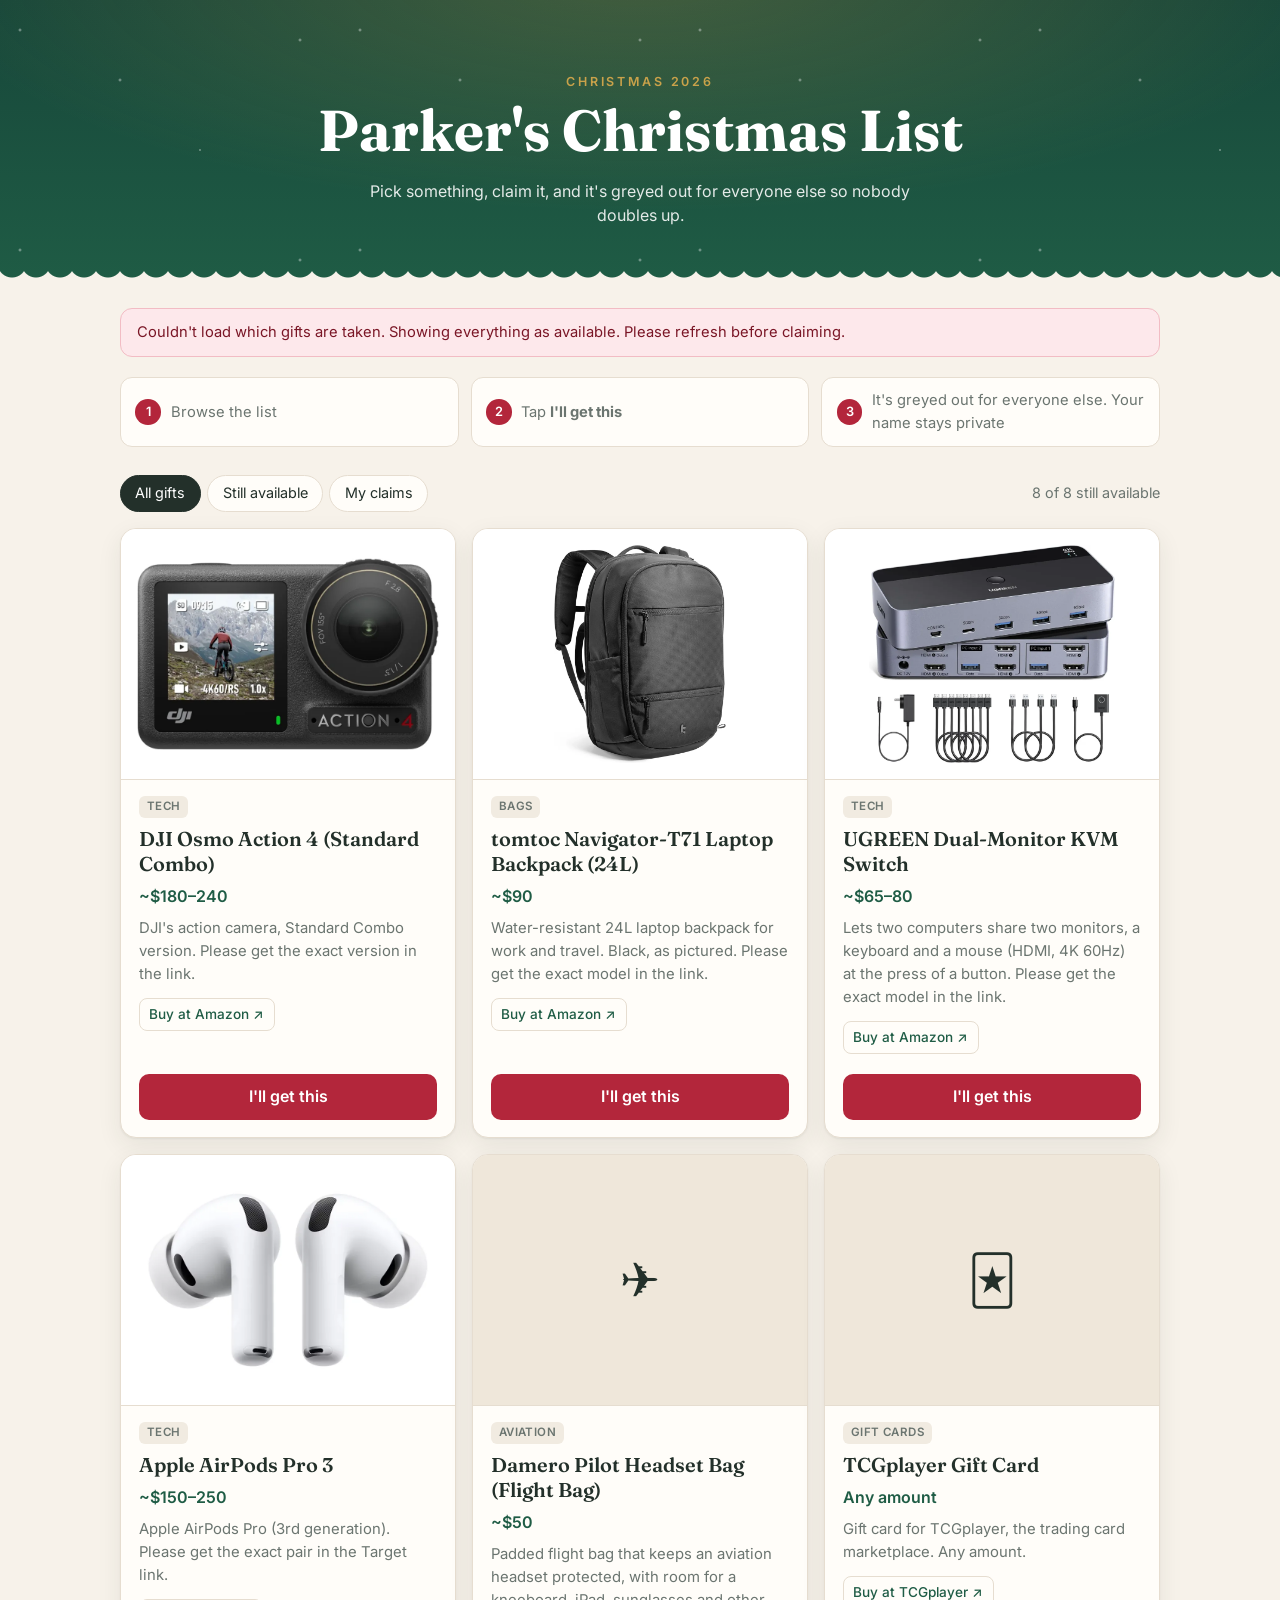
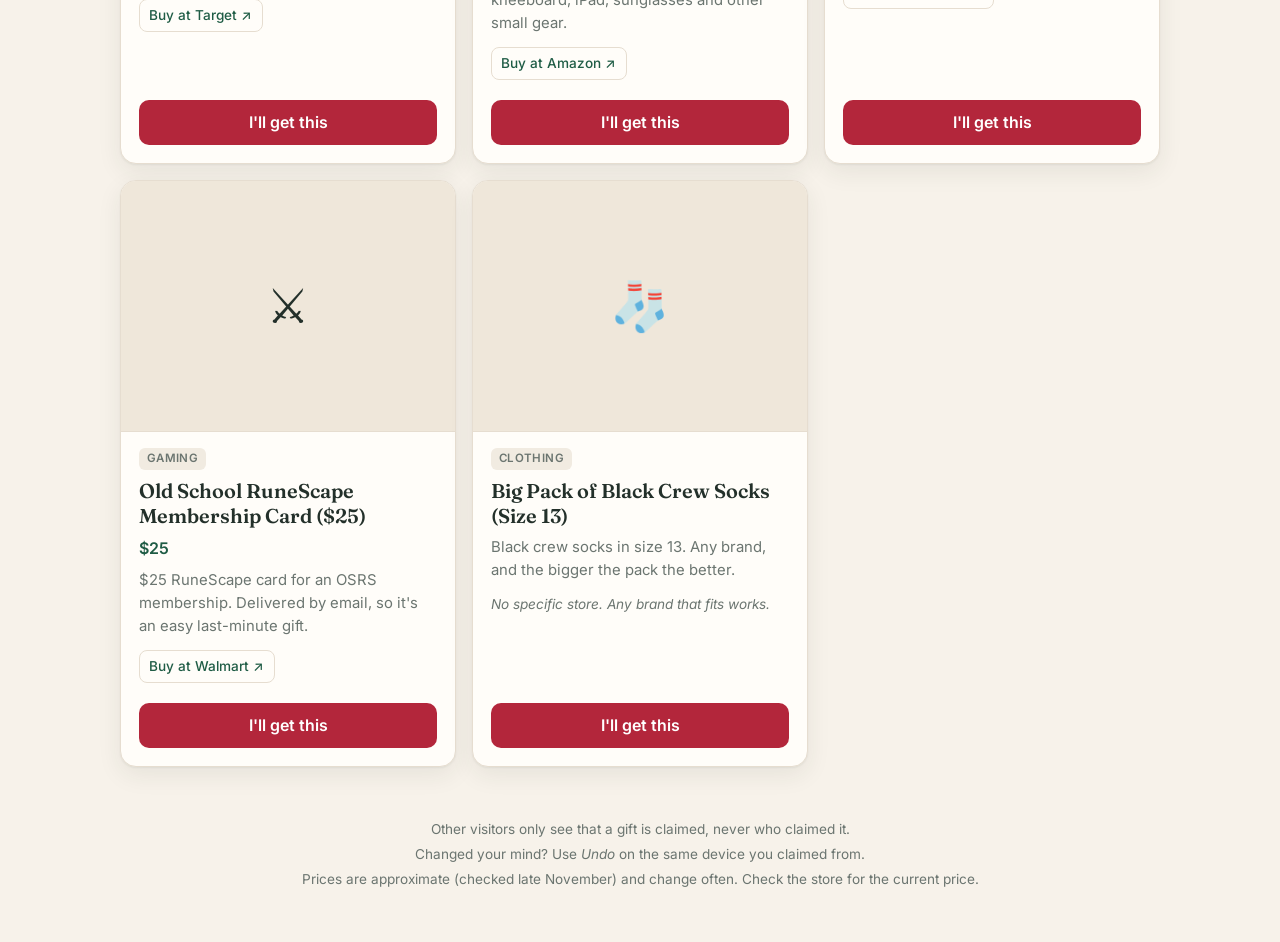
<file: index.html>
<!DOCTYPE html>
<html lang="en">
<head>
  <meta charset="utf-8">
  <meta name="viewport" content="width=device-width, initial-scale=1">
  <title>Christmas List</title>
  <meta name="description" content="A Christmas gift list. Claim a gift so nobody doubles up.">
  <link rel="icon" href="data:image/svg+xml,<svg xmlns='http://www.w3.org/2000/svg' viewBox='0 0 100 100'><text y='.9em' font-size='90'>🎄</text></svg>">
  <link rel="preconnect" href="https://fonts.googleapis.com">
  <link rel="preconnect" href="https://fonts.gstatic.com" crossorigin>
  <link href="https://fonts.googleapis.com/css2?family=Fraunces:opsz,wght@9..144,500;9..144,700&family=Inter:wght@400;500;600&display=swap" rel="stylesheet">
  <link rel="stylesheet" href="styles.css?v=20261127a">
</head>
<body>
  <header class="hero">
    <div class="snow" aria-hidden="true"></div>
    <p class="eyebrow" id="eyebrow">Christmas</p>
    <h1 id="title">Christmas List</h1>
    <p class="subtitle" id="subtitle"></p>
  </header>

  <main class="container">
    <div id="banner" class="banner" hidden></div>

    <section class="how" aria-label="How it works">
      <div><b>1</b><span>Browse the list</span></div>
      <div><b>2</b><span>Tap <strong>I'll get this</strong></span></div>
      <div><b>3</b><span>It's greyed out for everyone else. Your name stays private</span></div>
    </section>

    <div class="toolbar">
      <div class="filters" role="tablist" aria-label="Filter items">
        <button class="chip is-active" data-filter="all" role="tab" aria-selected="true">All gifts</button>
        <button class="chip" data-filter="available" role="tab" aria-selected="false">Still available</button>
        <button class="chip" data-filter="mine" role="tab" aria-selected="false">My claims</button>
      </div>
      <p class="count" id="count" aria-live="polite"></p>
    </div>

    <div id="list" class="grid" aria-live="polite">
      <p class="empty">Loading the list…</p>
    </div>
  </main>

  <footer class="footer">
    <p>Other visitors only see that a gift is claimed, never who claimed it.</p>
    <p>Changed your mind? Use <em>Undo</em> on the same device you claimed from.</p>
    <p>Prices are approximate (checked late November) and change often. Check the store for the current price.</p>
  </footer>

  <dialog id="confirm" class="dialog">
    <form method="dialog">
      <h2 id="confirm-title">Claim this gift?</h2>
      <p id="confirm-body"></p>
      <label class="field">
        <span>Your name</span>
        <input id="claimer-name" name="claimer" type="text" maxlength="60" autocomplete="name" required placeholder="e.g. Aunt Sue">
      </label>
      <p class="fine">Everyone else just sees "Claimed". Your name is only kept so the list organizer can keep track.</p>
      <menu>
        <button value="cancel" class="btn btn-ghost" formnovalidate>Cancel</button>
        <button value="ok" class="btn btn-primary" id="confirm-ok">Yes, I'll get it</button>
      </menu>
    </form>
  </dialog>

  <div id="toast" class="toast" role="status" hidden></div>

  <script src="config.js?v=20261127a"></script>
  <script src="app.js?v=20261127a"></script>
</body>
</html>
</file>
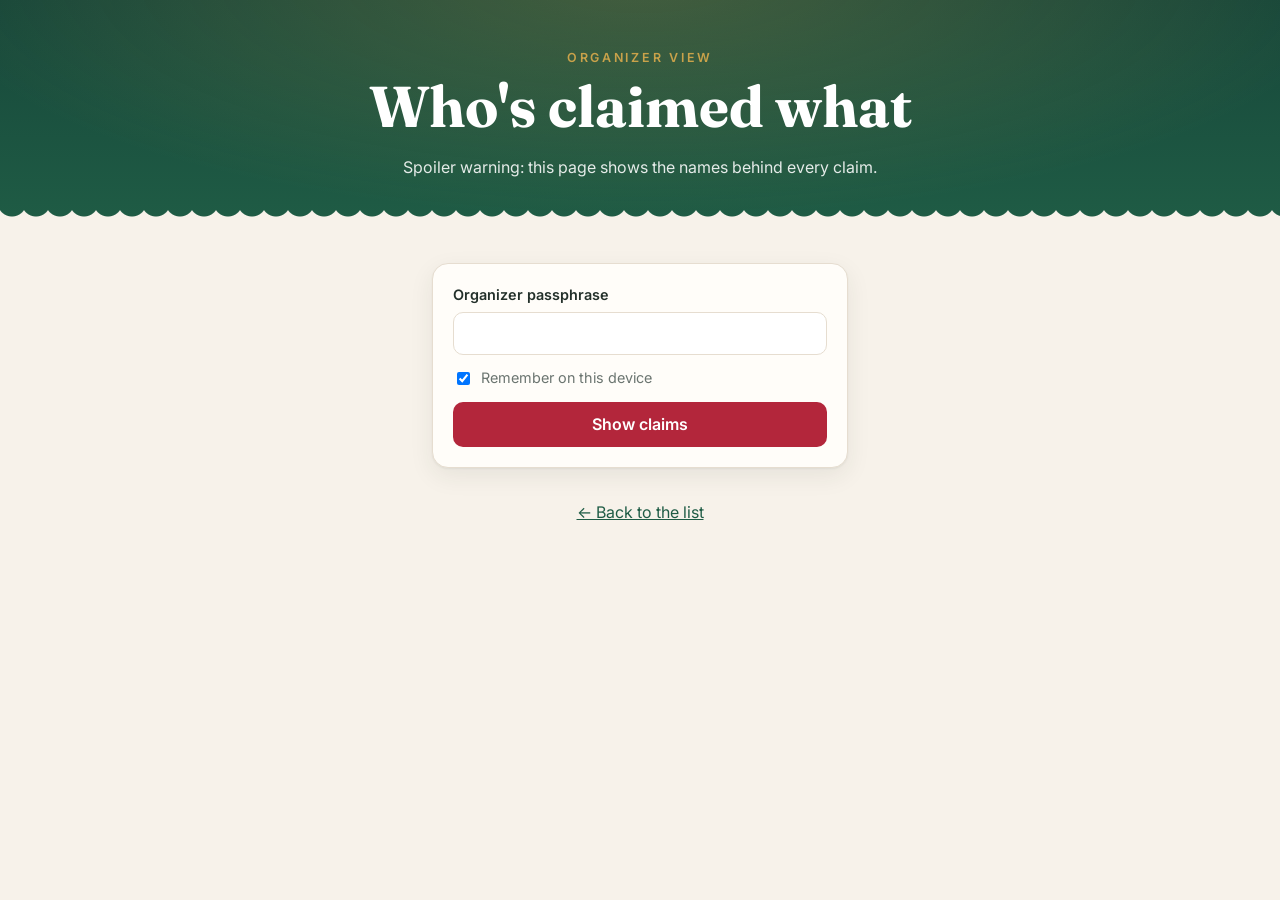
<file: admin.html>
<!DOCTYPE html>
<html lang="en">
<head>
  <meta charset="utf-8">
  <meta name="viewport" content="width=device-width, initial-scale=1">
  <meta name="robots" content="noindex, nofollow">
  <title>Christmas List · Organizer</title>
  <link rel="icon" href="data:image/svg+xml,<svg xmlns='http://www.w3.org/2000/svg' viewBox='0 0 100 100'><text y='.9em' font-size='90'>🎄</text></svg>">
  <link rel="preconnect" href="https://fonts.googleapis.com">
  <link rel="preconnect" href="https://fonts.gstatic.com" crossorigin>
  <link href="https://fonts.googleapis.com/css2?family=Fraunces:opsz,wght@9..144,500;9..144,700&family=Inter:wght@400;500;600&display=swap" rel="stylesheet">
  <link rel="stylesheet" href="styles.css?v=20261127a">
  <link rel="stylesheet" href="admin.css?v=20261127a">
</head>
<body>
  <header class="hero hero-slim">
    <p class="eyebrow">Organizer view</p>
    <h1>Who's claimed what</h1>
    <p class="subtitle">Spoiler warning: this page shows the names behind every claim.</p>
  </header>

  <main class="container">
    <div id="banner" class="banner" hidden></div>

    <form id="login" class="panel login">
      <label class="field">
        <span>Organizer passphrase</span>
        <input id="key" type="password" autocomplete="current-password" required>
      </label>
      <label class="check"><input type="checkbox" id="remember" checked> Remember on this device</label>
      <button class="btn btn-primary" type="submit">Show claims</button>
    </form>

    <section id="dash" hidden>
      <div class="stats" id="stats"></div>

      <div class="toolbar">
        <div class="filters">
          <button class="chip is-active" data-view="people">By person</button>
          <button class="chip" data-view="items">By gift</button>
        </div>
        <div class="toolbar-actions">
          <button class="btn btn-ghost" id="refresh" type="button">Refresh</button>
          <button class="btn btn-ghost" id="logout" type="button">Lock</button>
        </div>
      </div>

      <div id="view"></div>
    </section>

    <p class="back"><a href="./">← Back to the list</a></p>
  </main>

  <div id="toast" class="toast" role="status" hidden></div>

  <script src="config.js?v=20261127a"></script>
  <script src="admin.js?v=20261127a"></script>
</body>
</html>
</file>
<file: styles.css>
/* ===== Theme =====
   Change these variables to restyle the whole site. */
:root {
  --bg: #f7f2ea;
  --surface: #fffdf9;
  --ink: #23302a;
  --muted: #6b7570;
  --primary: #1f5c45;        /* evergreen */
  --primary-ink: #ffffff;
  --accent: #b3263b;         /* cranberry */
  --gold: #c9a24a;
  --line: #e6ddd0;
  --taken: #a6aaa7;
  --radius: 16px;
  --shadow: 0 1px 2px rgba(35, 48, 42, .06), 0 8px 24px rgba(35, 48, 42, .08);
  --font-display: "Fraunces", Georgia, serif;
  --font-body: "Inter", system-ui, -apple-system, sans-serif;
}

* { box-sizing: border-box; }
[hidden] { display: none !important; }
html { -webkit-text-size-adjust: 100%; }
body {
  margin: 0;
  background: var(--bg);
  color: var(--ink);
  font: 16px/1.55 var(--font-body);
  min-height: 100vh;
}
a { color: var(--primary); }
button { font: inherit; cursor: pointer; }

/* ===== Header ===== */
.hero {
  position: relative;
  text-align: center;
  padding: 4.5rem 1.25rem 3.5rem;
  background:
    radial-gradient(1200px 400px at 50% -10%, rgba(201, 162, 74, .25), transparent 60%),
    linear-gradient(180deg, #17473a, var(--primary));
  color: #fff;
  overflow: hidden;
}
.hero::after { /* subtle scalloped edge */
  content: "";
  position: absolute; left: 0; right: 0; bottom: -1px; height: 18px;
  background: radial-gradient(circle at 12px -4px, transparent 14px, var(--bg) 15px) repeat-x;
  background-size: 24px 18px;
}
.eyebrow {
  margin: 0 0 .5rem;
  letter-spacing: .22em; text-transform: uppercase;
  font-size: .78rem; font-weight: 600; color: var(--gold);
}
.hero h1 {
  margin: 0;
  font: 700 clamp(2.2rem, 6vw, 3.6rem)/1.1 var(--font-display);
}
.subtitle { margin: 1rem auto 0; max-width: 34rem; opacity: .88; }

/* ===== Layout ===== */
.container { max-width: 1080px; margin: 0 auto; padding: 1.5rem 1.25rem 3rem; }

.banner {
  background: #fff6dc; border: 1px solid #ecd9a0; color: #6b5410;
  padding: .75rem 1rem; border-radius: 12px; margin-bottom: 1.25rem; font-size: .92rem;
}
.banner.error { background: #fde8eb; border-color: #f2bcc4; color: #7a1626; }

.how {
  display: grid; grid-template-columns: repeat(3, 1fr); gap: .75rem;
  margin-bottom: 1.75rem; font-size: .92rem; color: var(--muted);
}
.how div {
  display: flex; align-items: center; gap: .6rem;
  background: var(--surface); border: 1px solid var(--line);
  border-radius: 12px; padding: .7rem .9rem;
}
.how b {
  flex: none; display: grid; place-items: center;
  width: 1.6rem; height: 1.6rem; border-radius: 50%;
  background: var(--accent); color: #fff; font-weight: 600; font-size: .8rem;
}

.toolbar {
  display: flex; align-items: center; justify-content: space-between;
  gap: 1rem; flex-wrap: wrap; margin-bottom: 1rem;
}
.filters { display: flex; gap: .4rem; }
.chip {
  border: 1px solid var(--line); background: var(--surface); color: var(--ink);
  padding: .4rem .9rem; border-radius: 999px; font-size: .9rem;
}
.chip.is-active { background: var(--ink); border-color: var(--ink); color: #fff; }
.count { margin: 0; color: var(--muted); font-size: .9rem; }

/* ===== Cards ===== */
.grid {
  display: grid; gap: 1rem;
  grid-template-columns: repeat(auto-fill, minmax(280px, 1fr));
}
.card {
  position: relative;
  display: flex; flex-direction: column;
  background: var(--surface); border: 1px solid var(--line);
  border-radius: var(--radius); box-shadow: var(--shadow);
  overflow: hidden; transition: transform .15s ease, opacity .2s ease;
}
.card:hover { transform: translateY(-2px); }
.card-img { position: relative; aspect-ratio: 4 / 3; background: #fff; overflow: hidden; border-bottom: 1px solid var(--line); }
.card-img img { position: absolute; inset: 0; width: 100%; height: 100%; object-fit: contain; padding: 1rem; display: block; }
.card-img.placeholder { background: #efe7da; }
.card-img.placeholder { display: grid; place-items: center; font-size: 3rem; }
.card-body { padding: 1rem 1.1rem 1.1rem; display: flex; flex-direction: column; gap: .5rem; flex: 1; }
.meta { display: flex; gap: .4rem; flex-wrap: wrap; align-items: center; }
.tag {
  font-size: .72rem; font-weight: 600; letter-spacing: .04em; text-transform: uppercase;
  color: var(--muted); background: #f1ebe1; padding: .15rem .5rem; border-radius: 6px;
}
.tag.top { background: #fbe3e7; color: var(--accent); }
.card h3 { margin: 0; font: 600 1.25rem/1.25 var(--font-display); }
.price { font-weight: 600; color: var(--primary); }
.desc { margin: 0; color: var(--muted); font-size: .93rem; }
.links { display: flex; flex-wrap: wrap; gap: .4rem; margin-top: .25rem; }
.links a {
  font-size: .85rem; text-decoration: none; font-weight: 500;
  border: 1px solid var(--line); border-radius: 8px; padding: .3rem .6rem;
}
.links a:hover { border-color: var(--primary); }
.actions { margin-top: auto; padding-top: .75rem; display: flex; gap: .5rem; align-items: center; }

.btn {
  border: 0; border-radius: 10px; padding: .65rem 1rem; font-weight: 600;
}
.btn-primary { background: var(--accent); color: #fff; flex: 1; }
.btn-primary:hover { filter: brightness(1.07); }
.btn-ghost { background: transparent; color: var(--ink); border: 1px solid var(--line); }
.btn[disabled] { opacity: .6; cursor: wait; }

.status { flex: 1; font-weight: 600; font-size: .93rem; }
.status.taken { color: var(--taken); }
.status.mine { color: var(--primary); }

.card.is-taken { opacity: .55; box-shadow: none; background: #f3efe8; }
.card.is-taken:hover { transform: none; }
.card.is-taken h3 { color: var(--muted); }
.card.is-taken .card-img { filter: grayscale(1); }
.card.is-taken::after {
  content: "Claimed";
  position: absolute; top: 14px; right: -34px; transform: rotate(35deg);
  background: var(--taken); color: #fff; font-size: .75rem; font-weight: 700;
  letter-spacing: .1em; text-transform: uppercase; padding: .25rem 2.5rem;
}
.card.is-mine { border-color: var(--primary); }
.card.is-mine::after { content: "Yours"; background: var(--primary); }
.card.is-mine { opacity: 1; background: var(--surface); box-shadow: var(--shadow); }
.card.is-mine h3 { color: var(--ink); }
.card.is-mine .card-img { filter: none; }

.empty {
  grid-column: 1 / -1; text-align: center; color: var(--muted);
  padding: 3rem 1rem; background: var(--surface);
  border: 1px dashed var(--line); border-radius: var(--radius);
}

/* ===== Dialog / toast ===== */
.dialog {
  border: 0; border-radius: var(--radius); padding: 1.5rem; max-width: 26rem; width: calc(100% - 2rem);
  box-shadow: 0 20px 60px rgba(0, 0, 0, .25); color: var(--ink);
}
.dialog::backdrop { background: rgba(20, 30, 25, .45); }
.dialog h2 { margin: 0 0 .5rem; font: 600 1.4rem var(--font-display); }
.dialog .fine { font-size: .85rem; color: var(--muted); }
.dialog menu { display: flex; gap: .5rem; justify-content: flex-end; padding: 0; margin: 1.25rem 0 0; }
.dialog .btn-primary { flex: none; }

.toast {
  position: fixed; left: 50%; bottom: 1.5rem; transform: translateX(-50%);
  background: var(--ink); color: #fff; padding: .75rem 1.1rem; border-radius: 12px;
  box-shadow: var(--shadow); font-size: .93rem; z-index: 10; max-width: calc(100% - 2rem);
}

.footer { text-align: center; color: var(--muted); font-size: .85rem; padding: 0 1rem 3rem; }
.footer p { margin: .25rem 0; }

/* ===== Snow (decorative) ===== */
.snow {
  pointer-events: none; position: absolute; inset: 0; opacity: .55;
  background-image:
    radial-gradient(2px 2px at 20px 30px, #fff, transparent),
    radial-gradient(2px 2px at 120px 80px, #fff, transparent),
    radial-gradient(1.5px 1.5px at 200px 150px, #fff, transparent),
    radial-gradient(2px 2px at 300px 40px, #fff, transparent);
  background-size: 340px 220px;
  animation: snow 18s linear infinite;
}
.hero > :not(.snow) { position: relative; }
@keyframes snow { to { background-position: 60px 220px; } }

@media (max-width: 640px) {
  .how { grid-template-columns: 1fr; gap: .4rem; font-size: .88rem; }
  .how div { padding: .45rem .7rem; }
  .how b { width: 1.35rem; height: 1.35rem; font-size: .72rem; }
  .hero { padding: 3.5rem 1.25rem 3rem; }
}
@media (prefers-reduced-motion: reduce) {
  .snow { animation: none; }
  .card { transition: none; }
}

/* ===== Form fields ===== */
.field { display: grid; gap: .35rem; margin: 1rem 0 .25rem; font-weight: 600; font-size: .9rem; }
.field input {
  font: 16px var(--font-body); padding: .65rem .8rem; border-radius: 10px;
  border: 1px solid var(--line); background: #fff; color: var(--ink);
}
.field input:focus { outline: 2px solid var(--primary); outline-offset: 1px; border-color: var(--primary); }
.claimed-pill {
  flex: 1; text-align: center; padding: .65rem 1rem; border-radius: 10px;
  background: #e4e1dc; color: #7d817e; font-weight: 600;
}
.nolink { margin: .25rem 0 0; font-size: .85rem; color: var(--muted); font-style: italic; }
</file>
<file: admin.css>
.hero-slim { padding: 3rem 1.25rem 2.75rem; }
.panel {
  background: var(--surface); border: 1px solid var(--line);
  border-radius: var(--radius); box-shadow: var(--shadow); padding: 1.25rem;
}
.login { max-width: 26rem; margin: 1rem auto; display: grid; gap: .75rem; }
.login .field { margin: 0; }
.check { display: flex; gap: .5rem; align-items: center; font-size: .9rem; color: var(--muted); }

.stats { display: grid; grid-template-columns: repeat(3, minmax(0, 1fr)); gap: .75rem; margin-bottom: 1.25rem; }
.stat { background: var(--surface); border: 1px solid var(--line); border-radius: 12px; padding: .9rem 1rem; }
.stat b { display: block; font: 700 1.8rem/1.1 var(--font-display); color: var(--primary); }
.stat span { font-size: .85rem; color: var(--muted); }

.toolbar-actions { display: flex; gap: .4rem; }
.toolbar-actions .btn { padding: .4rem .9rem; font-size: .9rem; }

.person { margin-bottom: 1rem; }
.person h3 { margin: 0 0 .6rem; font: 600 1.2rem var(--font-display); display: flex; justify-content: space-between; gap: .5rem; }
.person h3 small { font: 500 .85rem var(--font-body); color: var(--muted); }

.rows { list-style: none; margin: 0; padding: 0; }
.rows li {
  display: flex; align-items: center; gap: .75rem; flex-wrap: wrap;
  padding: .65rem 0; border-top: 1px solid var(--line);
}
.rows li:first-child { border-top: 0; }
.rows .name { flex: 1 1 12rem; font-weight: 600; }
.rows .who { color: var(--primary); font-weight: 600; }
.rows .when, .rows .muted { color: var(--muted); font-size: .85rem; }
.rows .open { color: var(--muted); font-style: italic; }
.rows .btn { padding: .35rem .7rem; font-size: .85rem; }
.rows li.unknown .name { color: var(--accent); }

.back { text-align: center; margin-top: 2rem; }

@media (max-width: 640px) {
  .stats { grid-template-columns: 1fr 1fr 1fr; gap: .4rem; }
  .stat { padding: .7rem; }
  .stat b { font-size: 1.4rem; }
}
</file>
